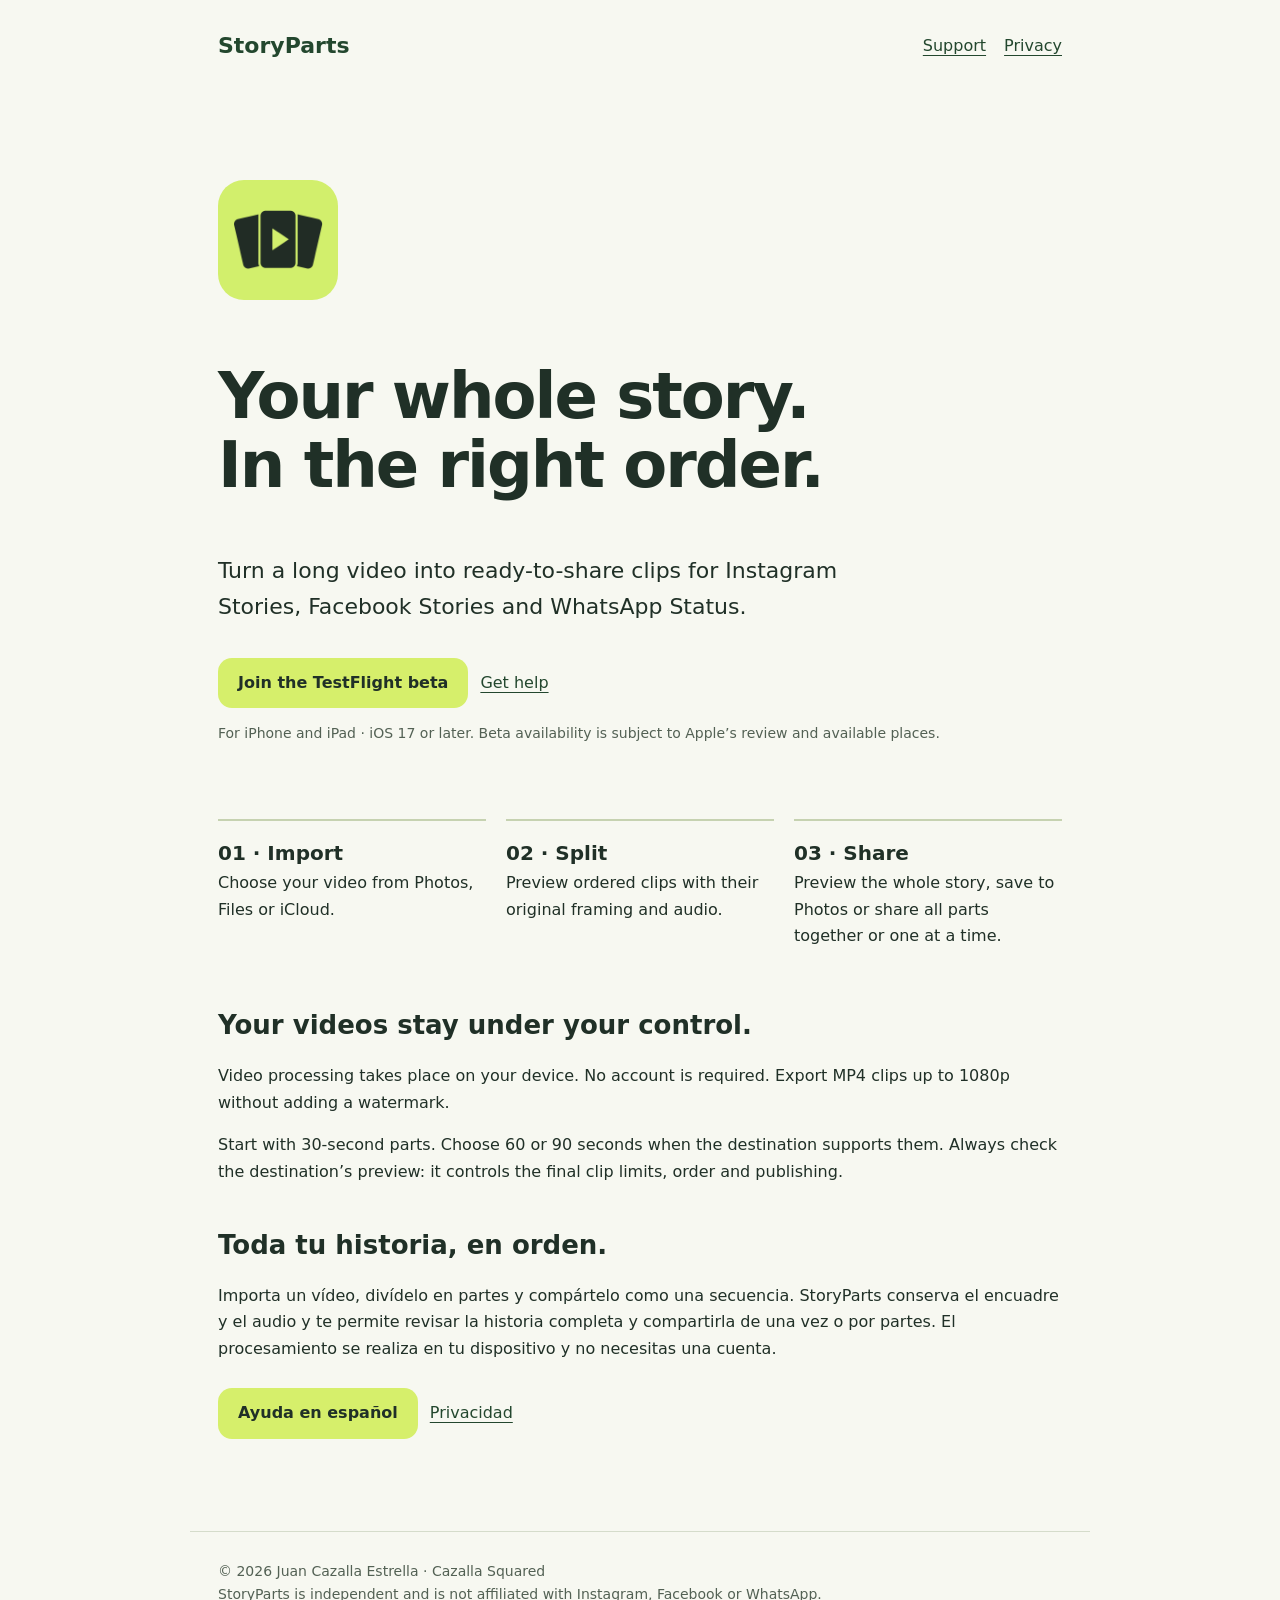
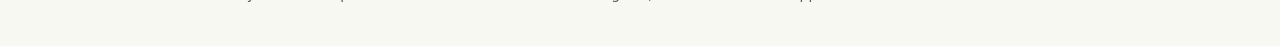
<file: index.html>
<!doctype html><html lang="en"><head><meta charset="utf-8"><meta name="viewport" content="width=device-width,initial-scale=1"><title>Split videos for stories · StoryParts</title><meta name="description" content="Split long videos into ordered clips for stories and status updates. StoryParts for iPhone and iPad."><link rel="icon" href="icon.png"><link rel="stylesheet" href="style.css"></head><body><header><a class="brand" href="./">StoryParts</a><nav><a href="support/">Support</a><a href="privacy/">Privacy</a></nav></header><main><section class="hero"><img src="icon.png" alt="StoryParts app icon: three video cards on a lime background" width="120" height="120"><h1>Your whole story.<br>In the right order.</h1><p class="lead">Turn a long video into ready-to-share clips for Instagram Stories, Facebook Stories and WhatsApp Status.</p><a class="button" href="https://testflight.apple.com/join/bV1WRAsu">Join the TestFlight beta</a><a href="support/">Get help</a><p class="muted">For iPhone and iPad · iOS 17 or later. Beta availability is subject to Apple’s review and available places.</p></section><section class="steps"><div class="step"><strong>01 · Import</strong>Choose your video from Photos, Files or iCloud.</div><div class="step"><strong>02 · Split</strong>Preview ordered clips with their original framing and audio.</div><div class="step"><strong>03 · Share</strong>Preview the whole story, save to Photos or share all parts together or one at a time.</div></section><h2>Your videos stay under your control.</h2><p>Video processing takes place on your device. No account is required. Export MP4 clips up to 1080p without adding a watermark.</p><p>Start with 30-second parts. Choose 60 or 90 seconds when the destination supports them. Always check the destination’s preview: it controls the final clip limits, order and publishing.</p><section lang="es"><h2>Toda tu historia, en orden.</h2><p>Importa un vídeo, divídelo en partes y compártelo como una secuencia. StoryParts conserva el encuadre y el audio y te permite revisar la historia completa y compartirla de una vez o por partes. El procesamiento se realiza en tu dispositivo y no necesitas una cuenta.</p><a class="button" href="support/#es">Ayuda en español</a><a href="privacy/#es">Privacidad</a></section></main><footer>© 2026 Juan Cazalla Estrella · Cazalla Squared<br>StoryParts is independent and is not affiliated with Instagram, Facebook or WhatsApp.</footer></body></html>
</file>
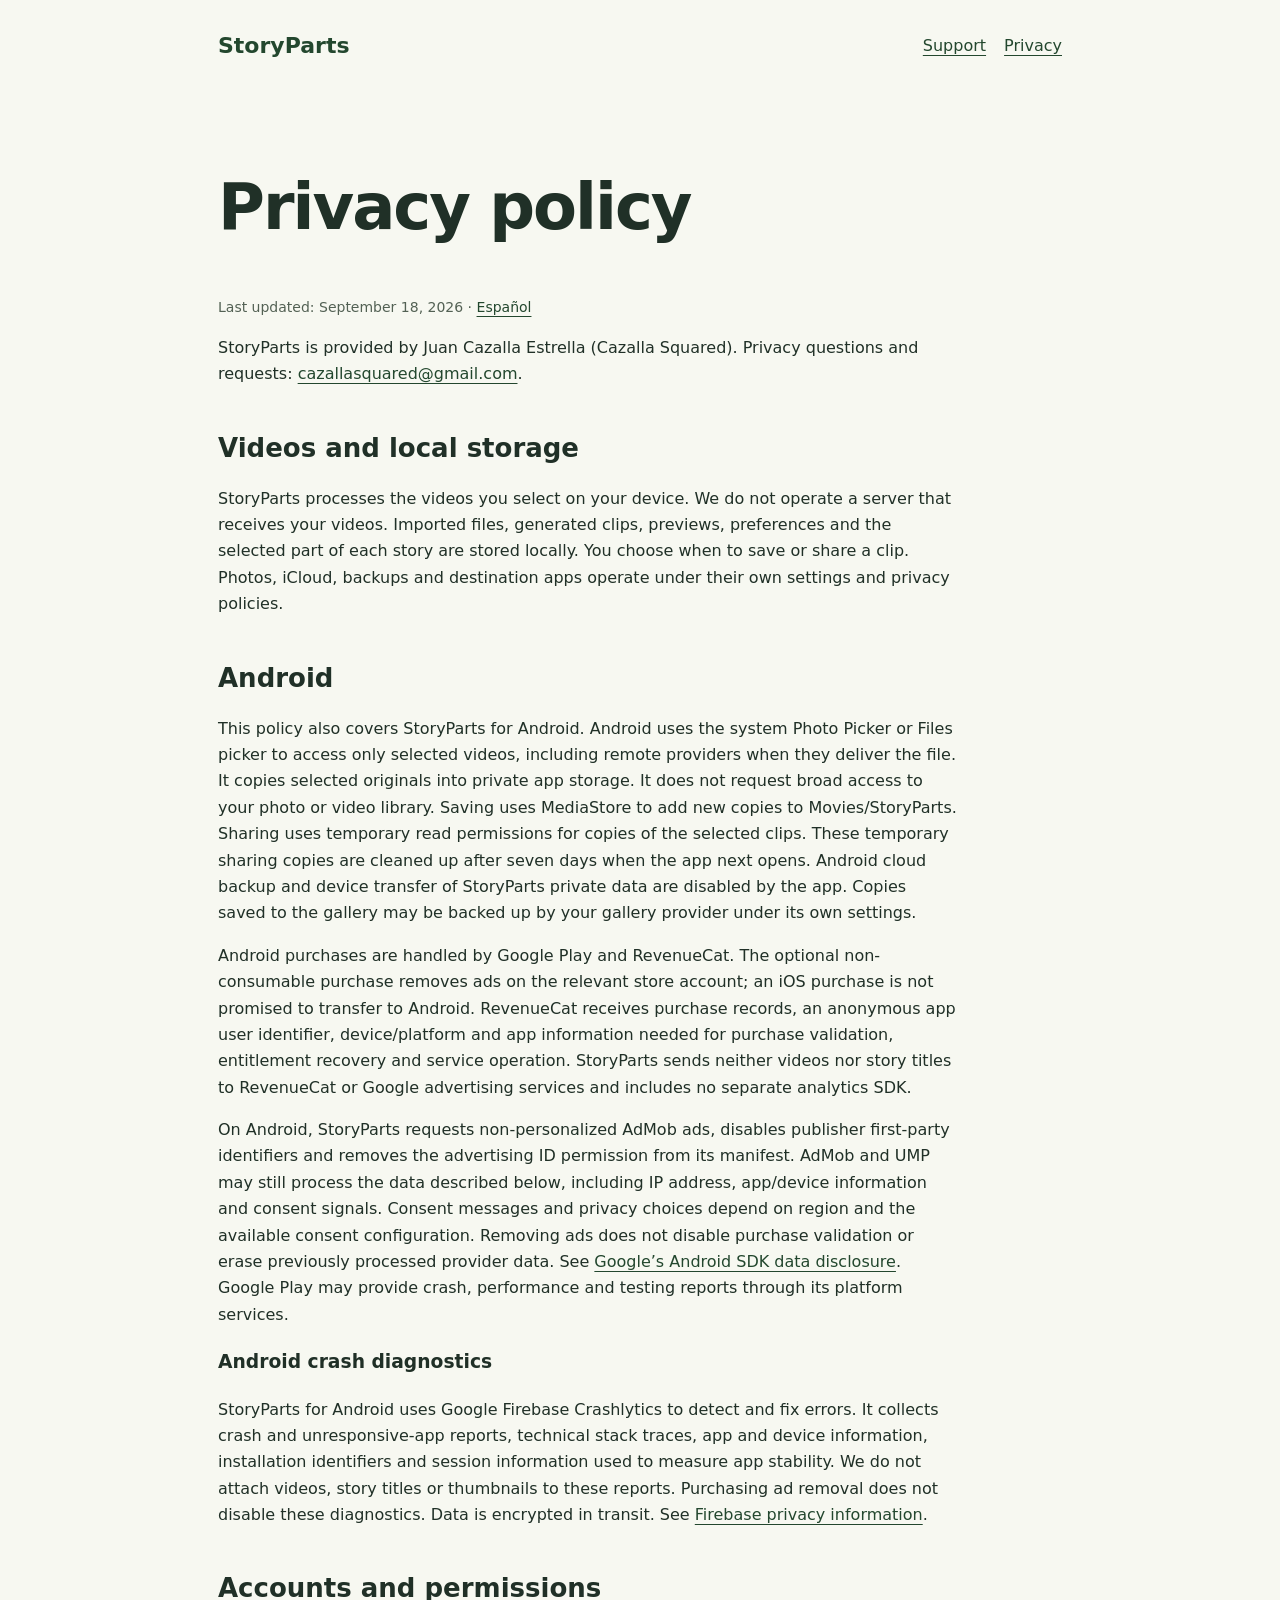
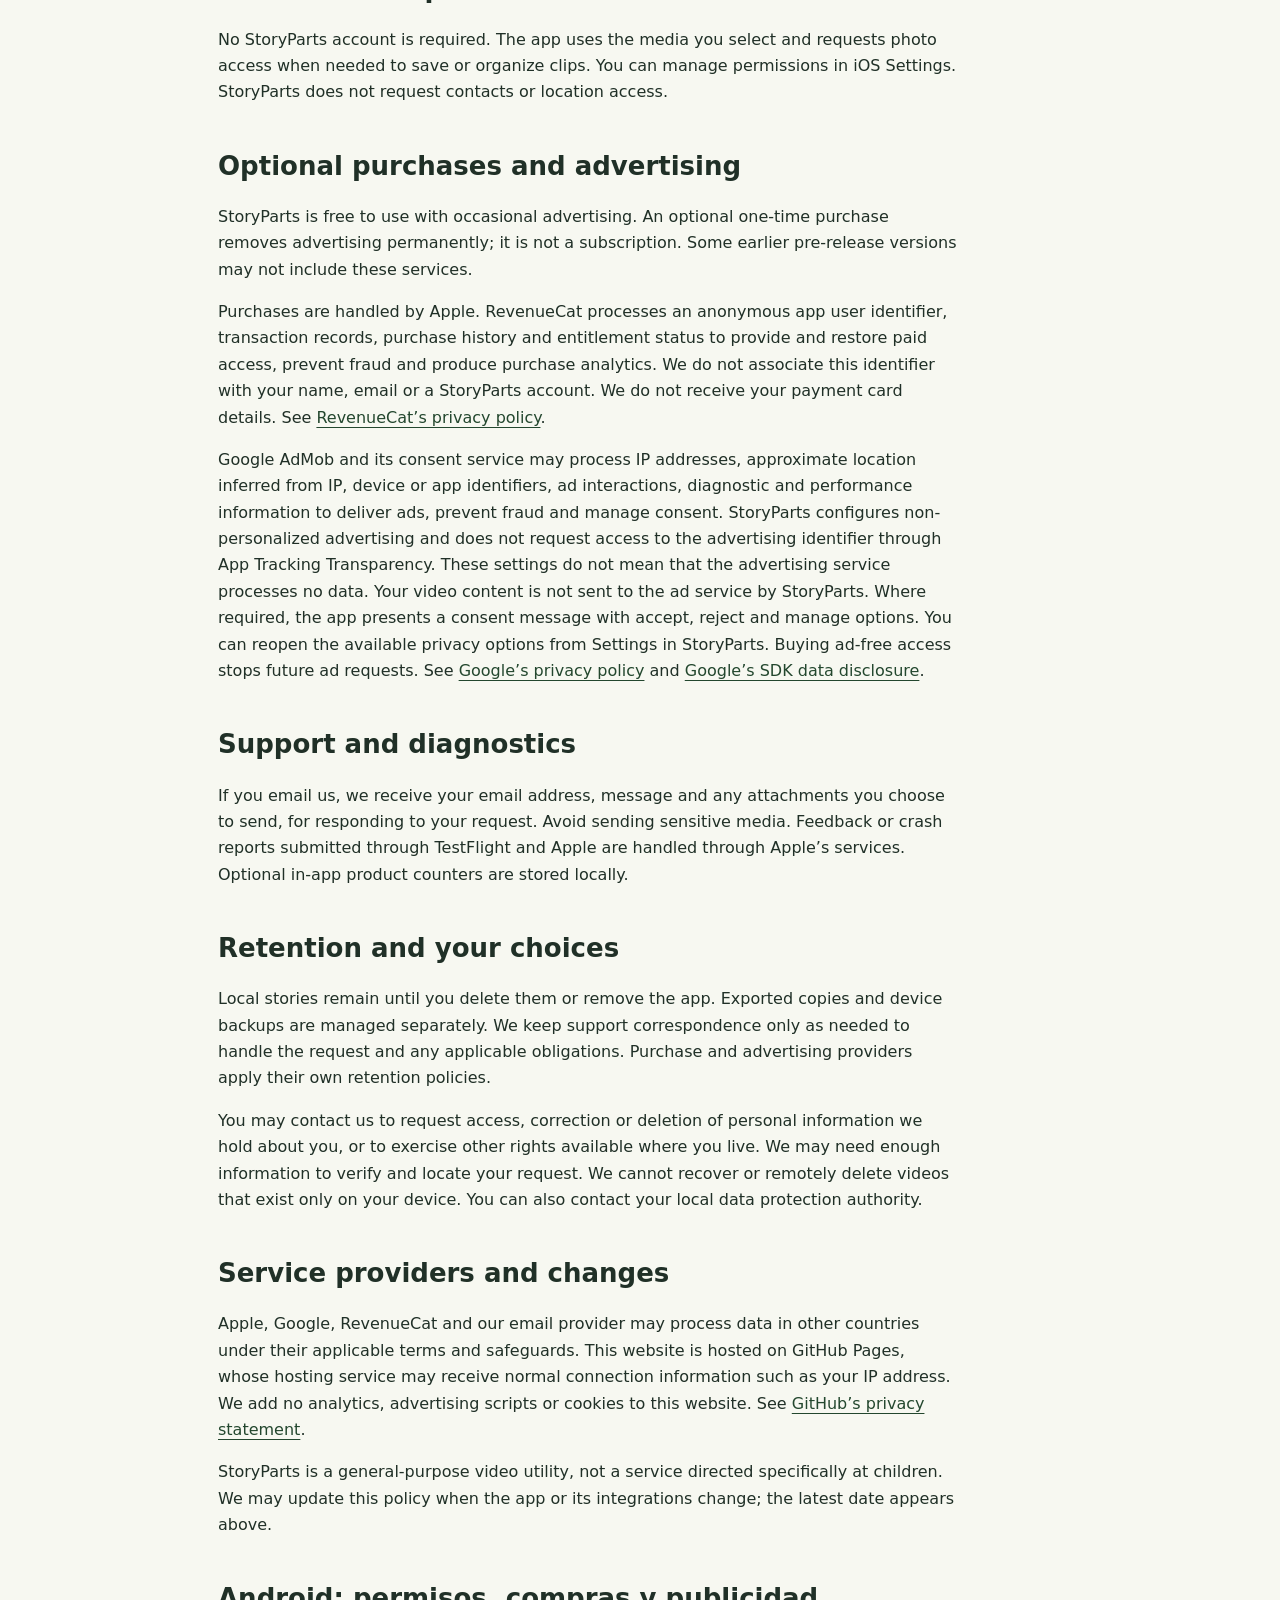
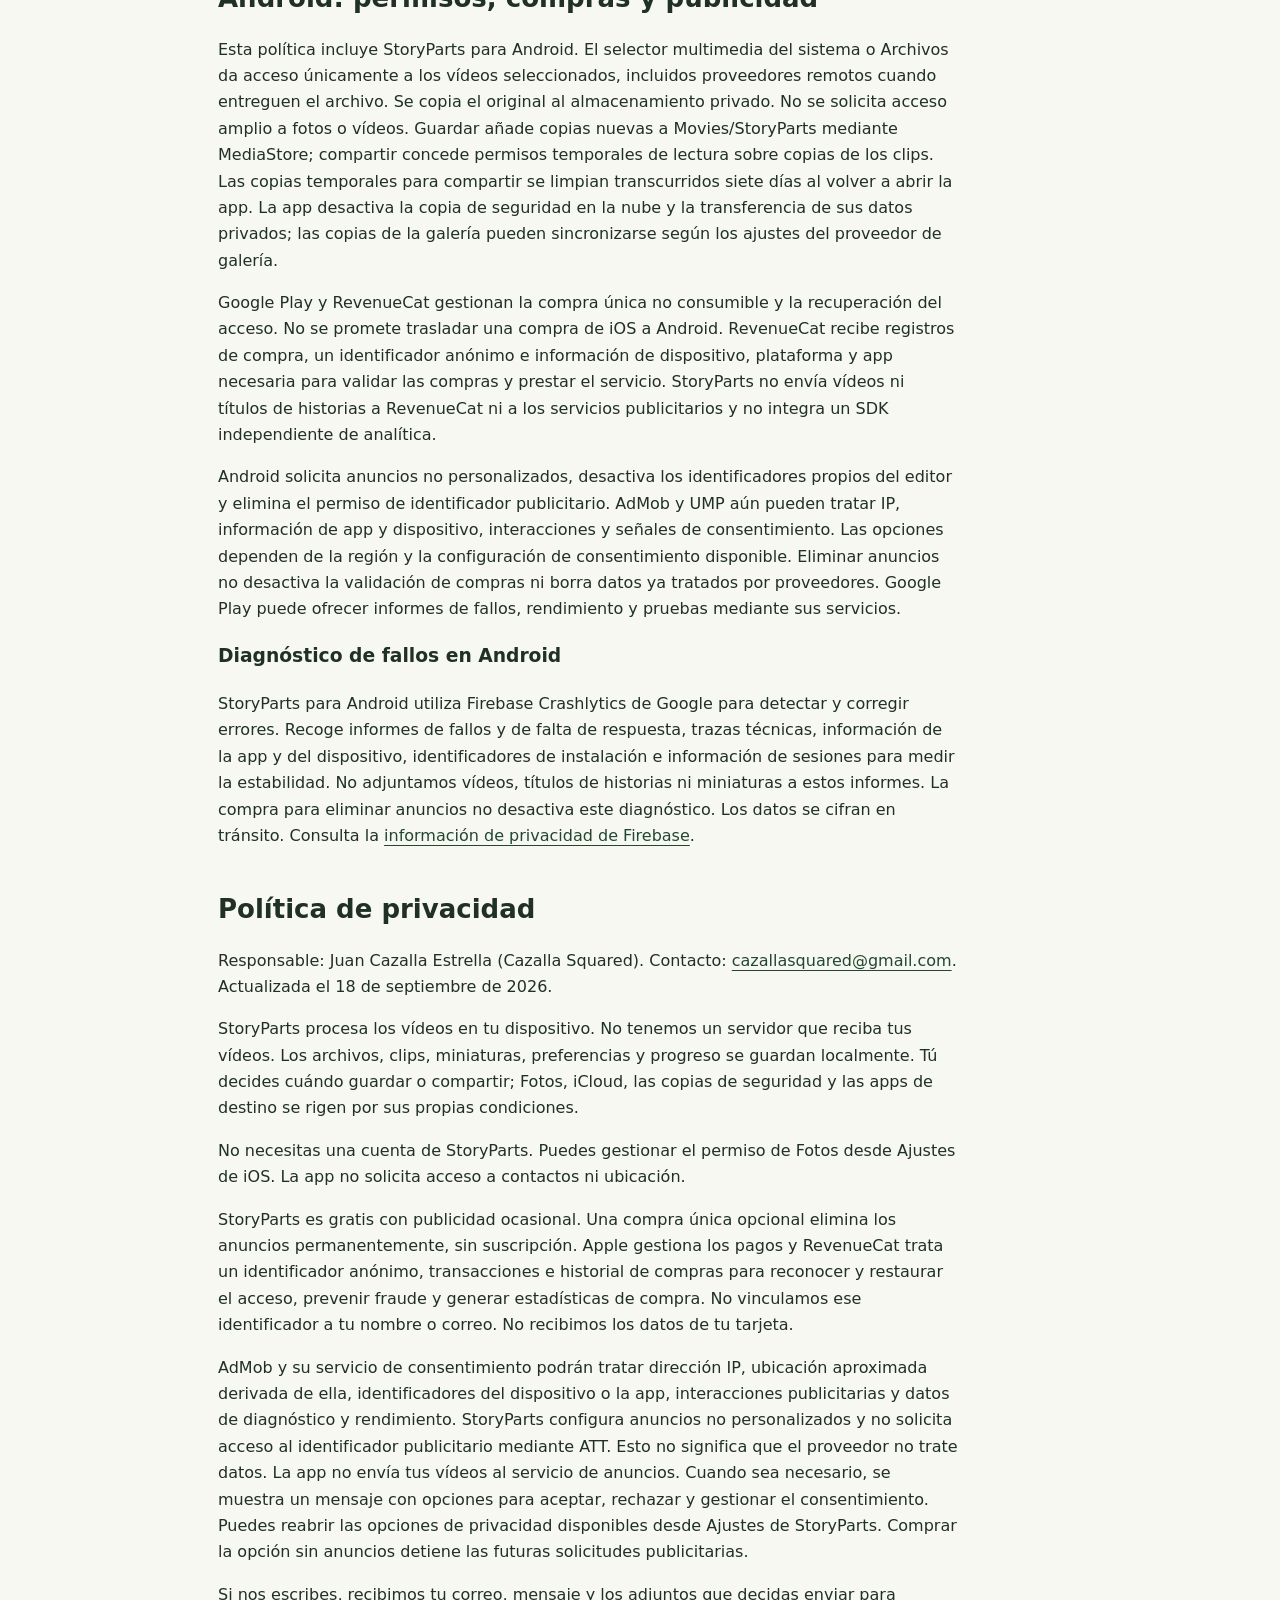
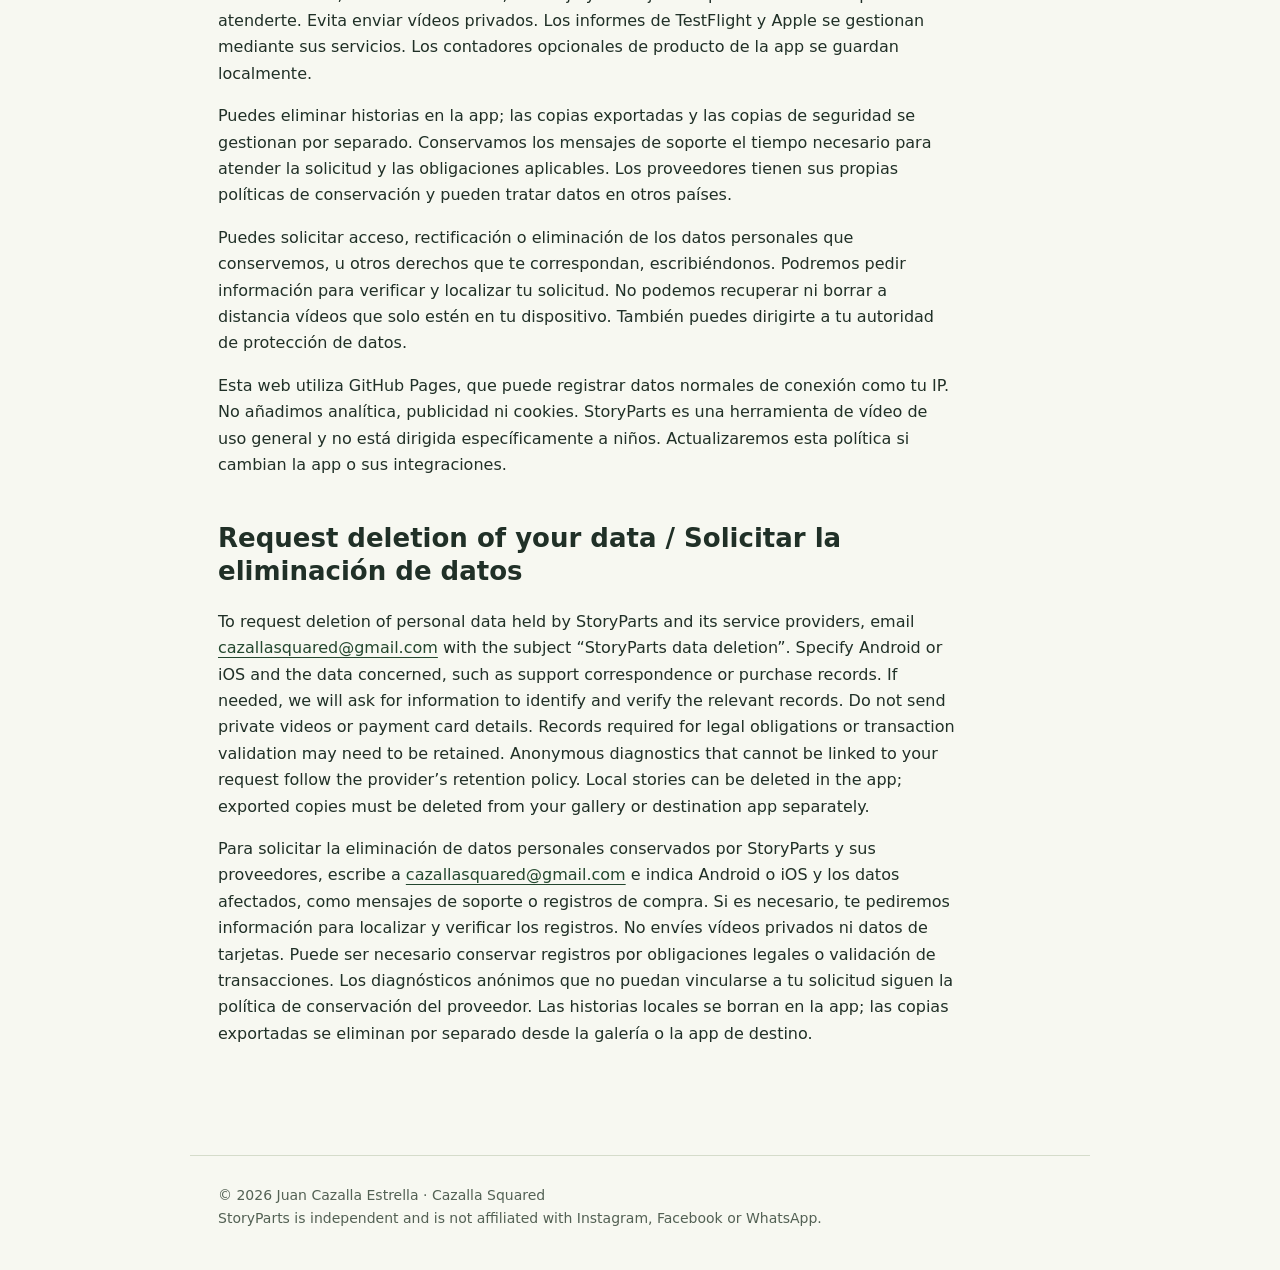
<file: privacy/index.html>
<!doctype html><html lang="en"><head><meta charset="utf-8"><meta name="viewport" content="width=device-width,initial-scale=1"><title>Privacy policy · StoryParts</title><meta name="description" content="Split long videos into ordered clips for stories and status updates. StoryParts for iPhone and iPad."><link rel="icon" href="../icon.png"><link rel="stylesheet" href="../style.css"></head><body><header><a class="brand" href="../">StoryParts</a><nav><a href="../support/">Support</a><a href="../privacy/">Privacy</a></nav></header><main><article><h1>Privacy policy</h1><p class="muted">Last updated: September 18, 2026 · <a href="#es">Español</a></p><p>StoryParts is provided by Juan Cazalla Estrella (Cazalla Squared). Privacy questions and requests: <a href="mailto:cazallasquared@gmail.com">cazallasquared@gmail.com</a>.</p><h2>Videos and local storage</h2><p>StoryParts processes the videos you select on your device. We do not operate a server that receives your videos. Imported files, generated clips, previews, preferences and the selected part of each story are stored locally. You choose when to save or share a clip. Photos, iCloud, backups and destination apps operate under their own settings and privacy policies.</p><h2>Android</h2><p>This policy also covers StoryParts for Android. Android uses the system Photo Picker or Files picker to access only selected videos, including remote providers when they deliver the file. It copies selected originals into private app storage. It does not request broad access to your photo or video library. Saving uses MediaStore to add new copies to Movies/StoryParts. Sharing uses temporary read permissions for copies of the selected clips. These temporary sharing copies are cleaned up after seven days when the app next opens. Android cloud backup and device transfer of StoryParts private data are disabled by the app. Copies saved to the gallery may be backed up by your gallery provider under its own settings.</p><p>Android purchases are handled by Google Play and RevenueCat. The optional non-consumable purchase removes ads on the relevant store account; an iOS purchase is not promised to transfer to Android. RevenueCat receives purchase records, an anonymous app user identifier, device/platform and app information needed for purchase validation, entitlement recovery and service operation. StoryParts sends neither videos nor story titles to RevenueCat or Google advertising services and includes no separate analytics SDK.</p><p>On Android, StoryParts requests non-personalized AdMob ads, disables publisher first-party identifiers and removes the advertising ID permission from its manifest. AdMob and UMP may still process the data described below, including IP address, app/device information and consent signals. Consent messages and privacy choices depend on region and the available consent configuration. Removing ads does not disable purchase validation or erase previously processed provider data. See <a href="https://developers.google.com/admob/android/privacy/play-data-disclosure">Google’s Android SDK data disclosure</a>. Google Play may provide crash, performance and testing reports through its platform services.</p><h3>Android crash diagnostics</h3><p>StoryParts for Android uses Google Firebase Crashlytics to detect and fix errors. It collects crash and unresponsive-app reports, technical stack traces, app and device information, installation identifiers and session information used to measure app stability. We do not attach videos, story titles or thumbnails to these reports. Purchasing ad removal does not disable these diagnostics. Data is encrypted in transit. See <a href="https://firebase.google.com/support/privacy">Firebase privacy information</a>.</p><h2>Accounts and permissions</h2><p>No StoryParts account is required. The app uses the media you select and requests photo access when needed to save or organize clips. You can manage permissions in iOS Settings. StoryParts does not request contacts or location access.</p><h2>Optional purchases and advertising</h2><p>StoryParts is free to use with occasional advertising. An optional one-time purchase removes advertising permanently; it is not a subscription. Some earlier pre-release versions may not include these services.</p><p>Purchases are handled by Apple. RevenueCat processes an anonymous app user identifier, transaction records, purchase history and entitlement status to provide and restore paid access, prevent fraud and produce purchase analytics. We do not associate this identifier with your name, email or a StoryParts account. We do not receive your payment card details. See <a href="https://www.revenuecat.com/privacy-policy">RevenueCat’s privacy policy</a>.</p><p>Google AdMob and its consent service may process IP addresses, approximate location inferred from IP, device or app identifiers, ad interactions, diagnostic and performance information to deliver ads, prevent fraud and manage consent. StoryParts configures non-personalized advertising and does not request access to the advertising identifier through App Tracking Transparency. These settings do not mean that the advertising service processes no data. Your video content is not sent to the ad service by StoryParts. Where required, the app presents a consent message with accept, reject and manage options. You can reopen the available privacy options from Settings in StoryParts. Buying ad-free access stops future ad requests. See <a href="https://policies.google.com/privacy">Google’s privacy policy</a> and <a href="https://developers.google.com/admob/ios/privacy/data-disclosure">Google’s SDK data disclosure</a>.</p><h2>Support and diagnostics</h2><p>If you email us, we receive your email address, message and any attachments you choose to send, for responding to your request. Avoid sending sensitive media. Feedback or crash reports submitted through TestFlight and Apple are handled through Apple’s services. Optional in-app product counters are stored locally.</p><h2>Retention and your choices</h2><p>Local stories remain until you delete them or remove the app. Exported copies and device backups are managed separately. We keep support correspondence only as needed to handle the request and any applicable obligations. Purchase and advertising providers apply their own retention policies.</p><p>You may contact us to request access, correction or deletion of personal information we hold about you, or to exercise other rights available where you live. We may need enough information to verify and locate your request. We cannot recover or remotely delete videos that exist only on your device. You can also contact your local data protection authority.</p><h2>Service providers and changes</h2><p>Apple, Google, RevenueCat and our email provider may process data in other countries under their applicable terms and safeguards. This website is hosted on GitHub Pages, whose hosting service may receive normal connection information such as your IP address. We add no analytics, advertising scripts or cookies to this website. See <a href="https://docs.github.com/en/site-policy/privacy-policies/github-general-privacy-statement">GitHub’s privacy statement</a>.</p><p>StoryParts is a general-purpose video utility, not a service directed specifically at children. We may update this policy when the app or its integrations change; the latest date appears above.</p><section id="android-es" lang="es"><h2>Android: permisos, compras y publicidad</h2><p>Esta política incluye StoryParts para Android. El selector multimedia del sistema o Archivos da acceso únicamente a los vídeos seleccionados, incluidos proveedores remotos cuando entreguen el archivo. Se copia el original al almacenamiento privado. No se solicita acceso amplio a fotos o vídeos. Guardar añade copias nuevas a Movies/StoryParts mediante MediaStore; compartir concede permisos temporales de lectura sobre copias de los clips. Las copias temporales para compartir se limpian transcurridos siete días al volver a abrir la app. La app desactiva la copia de seguridad en la nube y la transferencia de sus datos privados; las copias de la galería pueden sincronizarse según los ajustes del proveedor de galería.</p><p>Google Play y RevenueCat gestionan la compra única no consumible y la recuperación del acceso. No se promete trasladar una compra de iOS a Android. RevenueCat recibe registros de compra, un identificador anónimo e información de dispositivo, plataforma y app necesaria para validar las compras y prestar el servicio. StoryParts no envía vídeos ni títulos de historias a RevenueCat ni a los servicios publicitarios y no integra un SDK independiente de analítica.</p><p>Android solicita anuncios no personalizados, desactiva los identificadores propios del editor y elimina el permiso de identificador publicitario. AdMob y UMP aún pueden tratar IP, información de app y dispositivo, interacciones y señales de consentimiento. Las opciones dependen de la región y la configuración de consentimiento disponible. Eliminar anuncios no desactiva la validación de compras ni borra datos ya tratados por proveedores. Google Play puede ofrecer informes de fallos, rendimiento y pruebas mediante sus servicios.</p></section><section id="es" lang="es"><h3>Diagnóstico de fallos en Android</h3><p>StoryParts para Android utiliza Firebase Crashlytics de Google para detectar y corregir errores. Recoge informes de fallos y de falta de respuesta, trazas técnicas, información de la app y del dispositivo, identificadores de instalación e información de sesiones para medir la estabilidad. No adjuntamos vídeos, títulos de historias ni miniaturas a estos informes. La compra para eliminar anuncios no desactiva este diagnóstico. Los datos se cifran en tránsito. Consulta la <a href="https://firebase.google.com/support/privacy">información de privacidad de Firebase</a>.</p><h2>Política de privacidad</h2><p>Responsable: Juan Cazalla Estrella (Cazalla Squared). Contacto: <a href="mailto:cazallasquared@gmail.com">cazallasquared@gmail.com</a>. Actualizada el 18 de septiembre de 2026.</p><p>StoryParts procesa los vídeos en tu dispositivo. No tenemos un servidor que reciba tus vídeos. Los archivos, clips, miniaturas, preferencias y progreso se guardan localmente. Tú decides cuándo guardar o compartir; Fotos, iCloud, las copias de seguridad y las apps de destino se rigen por sus propias condiciones.</p><p>No necesitas una cuenta de StoryParts. Puedes gestionar el permiso de Fotos desde Ajustes de iOS. La app no solicita acceso a contactos ni ubicación.</p><p>StoryParts es gratis con publicidad ocasional. Una compra única opcional elimina los anuncios permanentemente, sin suscripción. Apple gestiona los pagos y RevenueCat trata un identificador anónimo, transacciones e historial de compras para reconocer y restaurar el acceso, prevenir fraude y generar estadísticas de compra. No vinculamos ese identificador a tu nombre o correo. No recibimos los datos de tu tarjeta.</p><p>AdMob y su servicio de consentimiento podrán tratar dirección IP, ubicación aproximada derivada de ella, identificadores del dispositivo o la app, interacciones publicitarias y datos de diagnóstico y rendimiento. StoryParts configura anuncios no personalizados y no solicita acceso al identificador publicitario mediante ATT. Esto no significa que el proveedor no trate datos. La app no envía tus vídeos al servicio de anuncios. Cuando sea necesario, se muestra un mensaje con opciones para aceptar, rechazar y gestionar el consentimiento. Puedes reabrir las opciones de privacidad disponibles desde Ajustes de StoryParts. Comprar la opción sin anuncios detiene las futuras solicitudes publicitarias.</p><p>Si nos escribes, recibimos tu correo, mensaje y los adjuntos que decidas enviar para atenderte. Evita enviar vídeos privados. Los informes de TestFlight y Apple se gestionan mediante sus servicios. Los contadores opcionales de producto de la app se guardan localmente.</p><p>Puedes eliminar historias en la app; las copias exportadas y las copias de seguridad se gestionan por separado. Conservamos los mensajes de soporte el tiempo necesario para atender la solicitud y las obligaciones aplicables. Los proveedores tienen sus propias políticas de conservación y pueden tratar datos en otros países.</p><p>Puedes solicitar acceso, rectificación o eliminación de los datos personales que conservemos, u otros derechos que te correspondan, escribiéndonos. Podremos pedir información para verificar y localizar tu solicitud. No podemos recuperar ni borrar a distancia vídeos que solo estén en tu dispositivo. También puedes dirigirte a tu autoridad de protección de datos.</p><p>Esta web utiliza GitHub Pages, que puede registrar datos normales de conexión como tu IP. No añadimos analítica, publicidad ni cookies. StoryParts es una herramienta de vídeo de uso general y no está dirigida específicamente a niños. Actualizaremos esta política si cambian la app o sus integraciones.</p></section><section id="data-deletion"><h2>Request deletion of your data / Solicitar la eliminación de datos</h2><p>To request deletion of personal data held by StoryParts and its service providers, email <a href="mailto:cazallasquared@gmail.com?subject=StoryParts%20data%20deletion">cazallasquared@gmail.com</a> with the subject “StoryParts data deletion”. Specify Android or iOS and the data concerned, such as support correspondence or purchase records. If needed, we will ask for information to identify and verify the relevant records. Do not send private videos or payment card details. Records required for legal obligations or transaction validation may need to be retained. Anonymous diagnostics that cannot be linked to your request follow the provider’s retention policy. Local stories can be deleted in the app; exported copies must be deleted from your gallery or destination app separately.</p><p>Para solicitar la eliminación de datos personales conservados por StoryParts y sus proveedores, escribe a <a href="mailto:cazallasquared@gmail.com?subject=Eliminaci%C3%B3n%20de%20datos%20de%20StoryParts">cazallasquared@gmail.com</a> e indica Android o iOS y los datos afectados, como mensajes de soporte o registros de compra. Si es necesario, te pediremos información para localizar y verificar los registros. No envíes vídeos privados ni datos de tarjetas. Puede ser necesario conservar registros por obligaciones legales o validación de transacciones. Los diagnósticos anónimos que no puedan vincularse a tu solicitud siguen la política de conservación del proveedor. Las historias locales se borran en la app; las copias exportadas se eliminan por separado desde la galería o la app de destino.</p></section></article></main><footer>© 2026 Juan Cazalla Estrella · Cazalla Squared<br>StoryParts is independent and is not affiliated with Instagram, Facebook or WhatsApp.</footer></body></html>
</file>
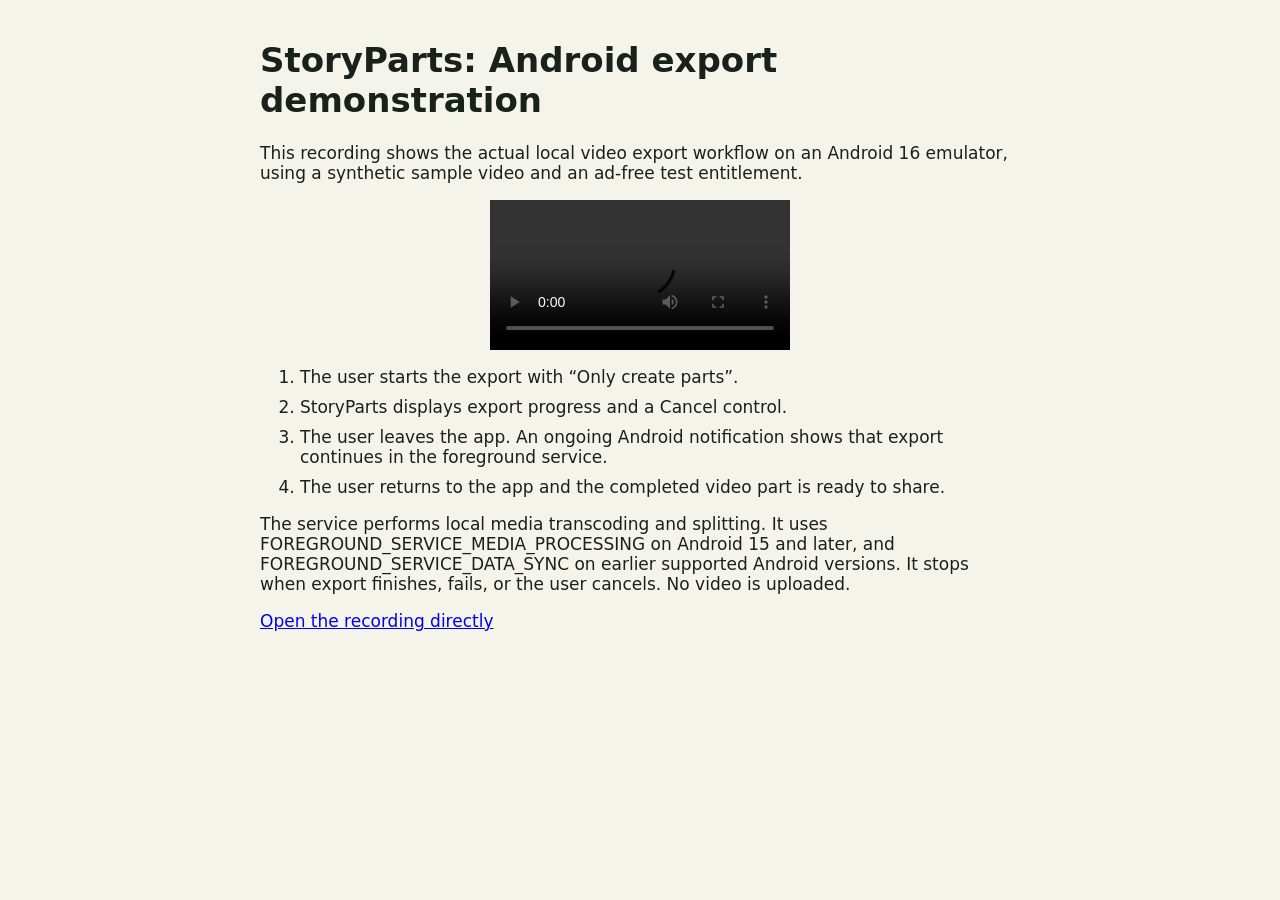
<file: review/index.html>
<!doctype html><html lang="en"><meta charset="utf-8"><meta name="viewport" content="width=device-width, initial-scale=1"><meta name="robots" content="noindex"><title>StoryParts — Android export demonstration</title><style>body{font:17px system-ui;max-width:760px;margin:40px auto;padding:0 20px;background:#f5f4ea;color:#192219}video{max-height:75vh;max-width:100%;display:block;margin:auto}li{margin:10px 0}</style><h1>StoryParts: Android export demonstration</h1><p>This recording shows the actual local video export workflow on an Android 16 emulator, using a synthetic sample video and an ad-free test entitlement.</p><video controls preload="metadata" src="android-export.mp4"></video><ol><li>The user starts the export with “Only create parts”.</li><li>StoryParts displays export progress and a Cancel control.</li><li>The user leaves the app. An ongoing Android notification shows that export continues in the foreground service.</li><li>The user returns to the app and the completed video part is ready to share.</li></ol><p>The service performs local media transcoding and splitting. It uses FOREGROUND_SERVICE_MEDIA_PROCESSING on Android 15 and later, and FOREGROUND_SERVICE_DATA_SYNC on earlier supported Android versions. It stops when export finishes, fails, or the user cancels. No video is uploaded.</p><p><a href="android-export.mp4">Open the recording directly</a></p></html>
</file>
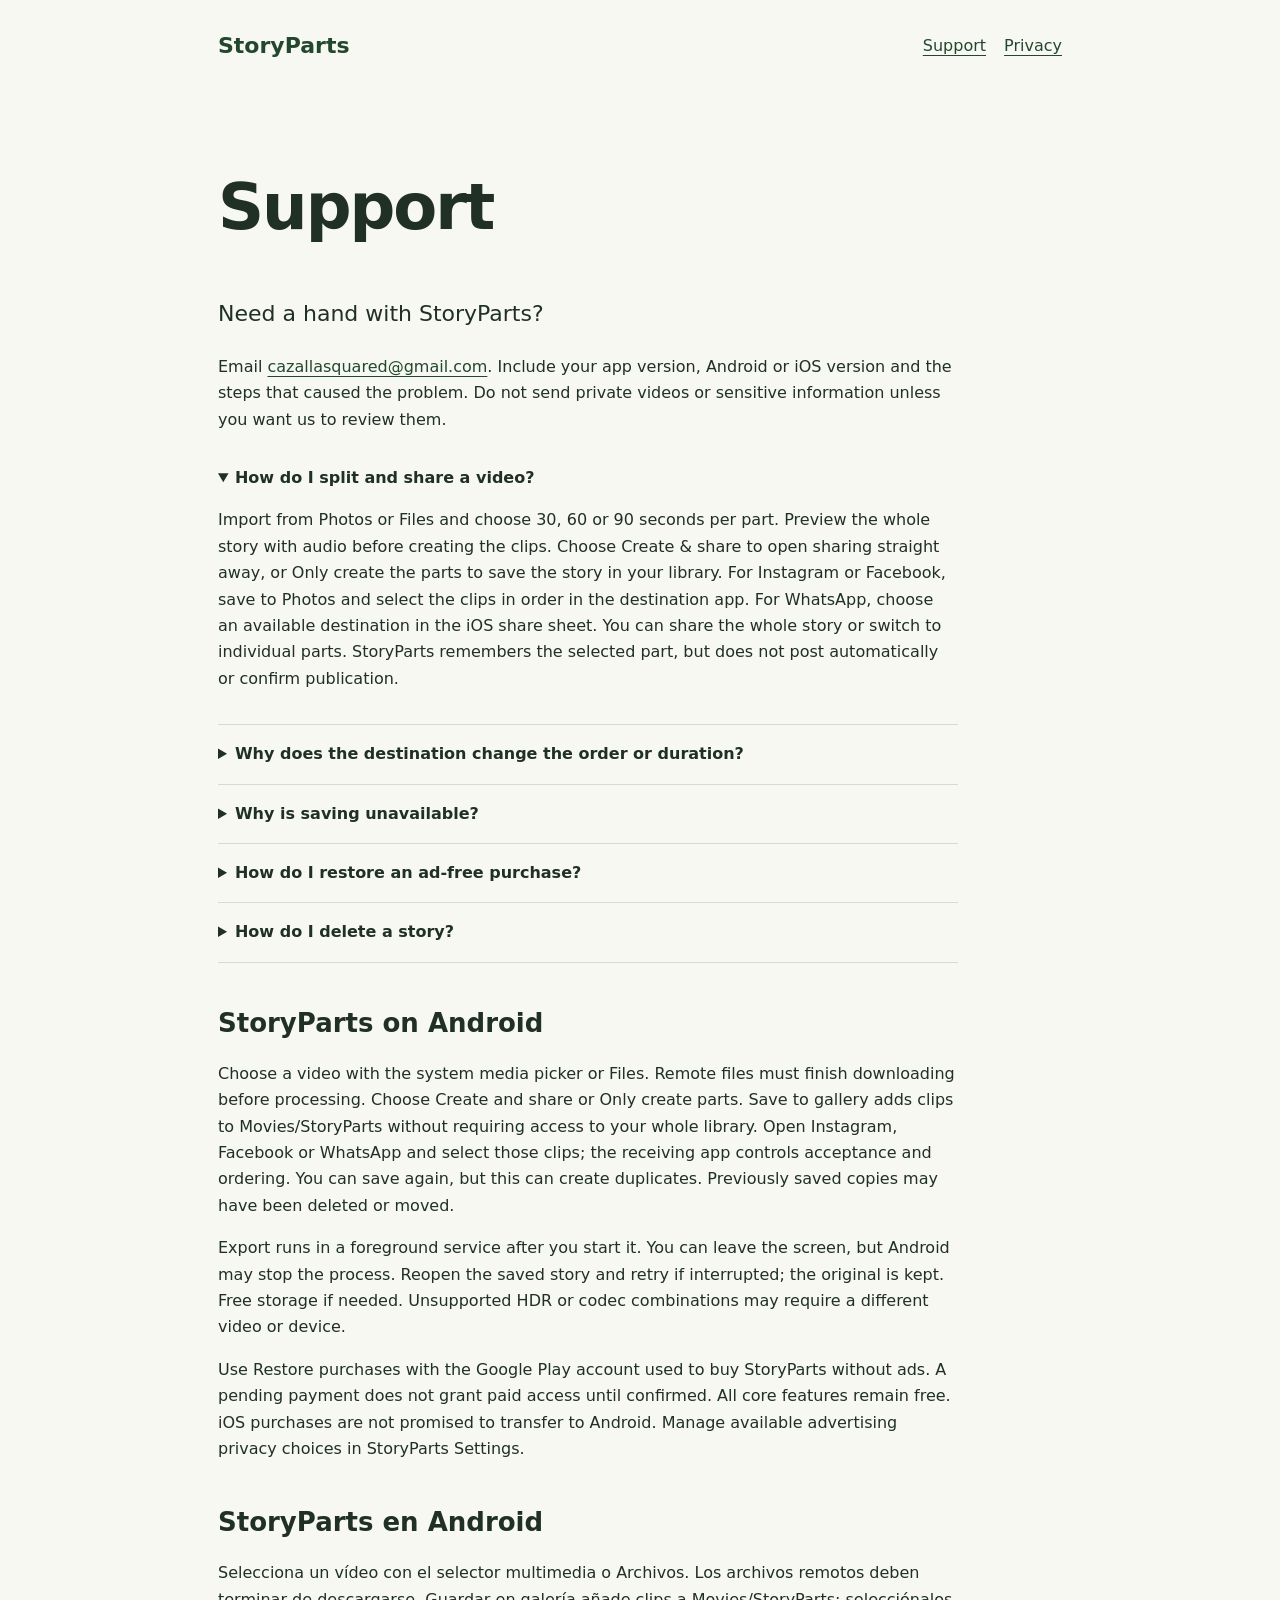
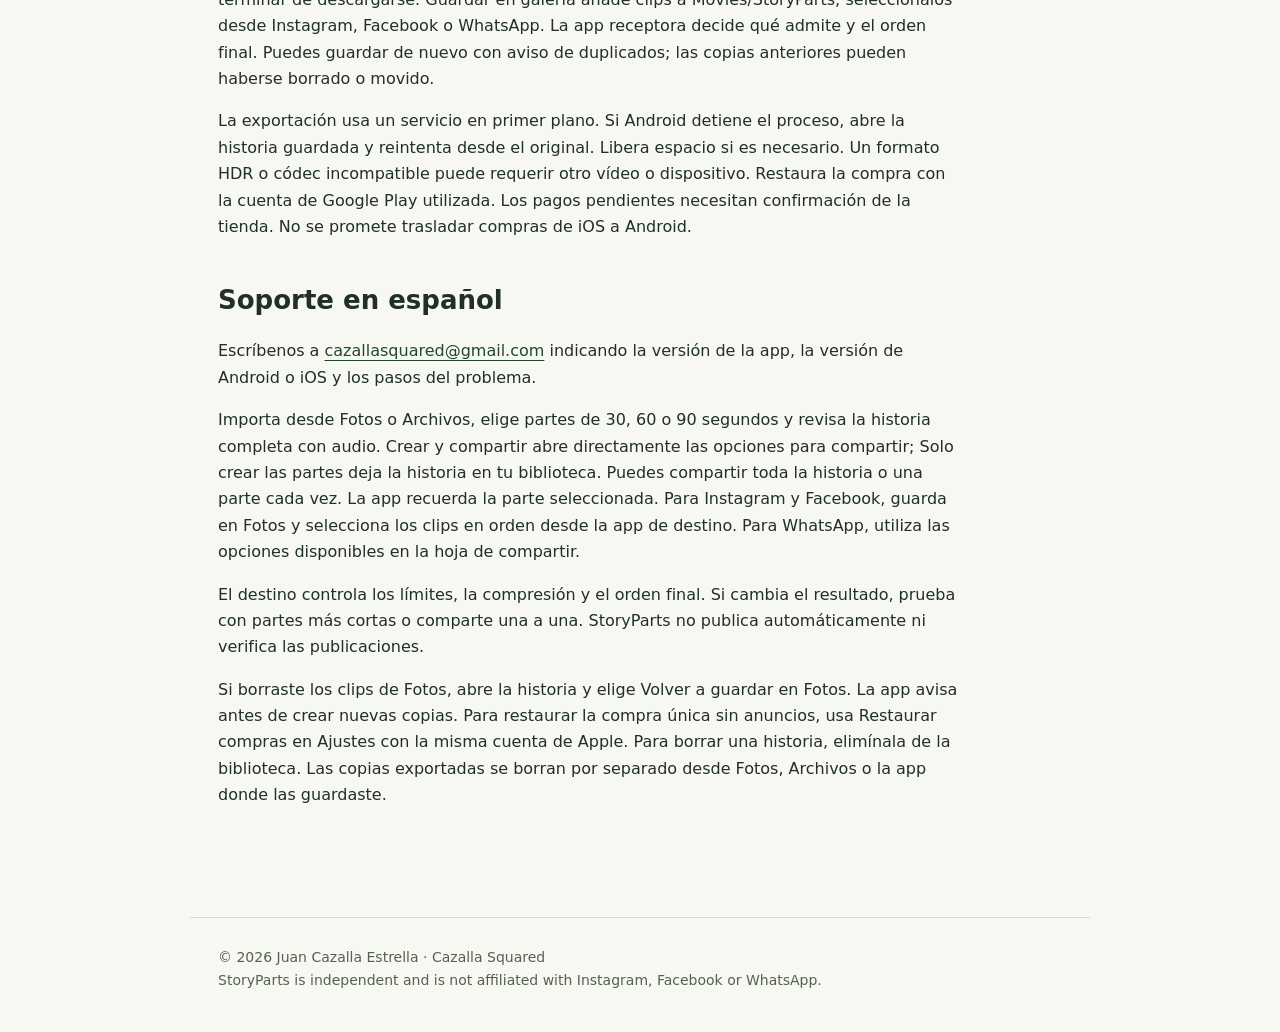
<file: support/index.html>
<!doctype html><html lang="en"><head><meta charset="utf-8"><meta name="viewport" content="width=device-width,initial-scale=1"><title>Support · StoryParts</title><meta name="description" content="Split long videos into ordered clips for stories and status updates. StoryParts for iPhone and iPad."><link rel="icon" href="../icon.png"><link rel="stylesheet" href="../style.css"></head><body><header><a class="brand" href="../">StoryParts</a><nav><a href="../support/">Support</a><a href="../privacy/">Privacy</a></nav></header><main><article><h1>Support</h1><p class="lead">Need a hand with StoryParts?</p><p>Email <a href="mailto:cazallasquared@gmail.com?subject=StoryParts%20support">cazallasquared@gmail.com</a>. Include your app version, Android or iOS version and the steps that caused the problem. Do not send private videos or sensitive information unless you want us to review them.</p><details open><summary>How do I split and share a video?</summary><p>Import from Photos or Files and choose 30, 60 or 90 seconds per part. Preview the whole story with audio before creating the clips. Choose Create &amp; share to open sharing straight away, or Only create the parts to save the story in your library. For Instagram or Facebook, save to Photos and select the clips in order in the destination app. For WhatsApp, choose an available destination in the iOS share sheet. You can share the whole story or switch to individual parts. StoryParts remembers the selected part, but does not post automatically or confirm publication.</p></details><details><summary>Why does the destination change the order or duration?</summary><p>The destination app controls its own limits, order and compression. Check its preview. Use shorter parts or share one clip at a time if needed.</p></details><details><summary>Why is saving unavailable?</summary><p>Check available device storage and StoryParts photo permissions in iOS Settings. Videos stored in iCloud may need to download before processing. If you deleted an exported copy, open the story and choose Save to Photos again. Saving again creates new copies, so the app asks before doing so.</p></details><details><summary>How do I restore an ad-free purchase?</summary><p>Use Restore Purchases in StoryParts settings with the Apple Account used for the purchase. The optional one-time purchase removes ads without a subscription. Core video tools remain available without a purchase.</p></details><details><summary>How do I delete a story?</summary><p>Delete it from the app’s library. Copies you saved to Photos, Files or another app must be deleted there separately. Removing StoryParts also removes its local app data; backups are controlled by your Apple settings.</p></details><h2>StoryParts on Android</h2><p>Choose a video with the system media picker or Files. Remote files must finish downloading before processing. Choose Create and share or Only create parts. Save to gallery adds clips to Movies/StoryParts without requiring access to your whole library. Open Instagram, Facebook or WhatsApp and select those clips; the receiving app controls acceptance and ordering. You can save again, but this can create duplicates. Previously saved copies may have been deleted or moved.</p><p>Export runs in a foreground service after you start it. You can leave the screen, but Android may stop the process. Reopen the saved story and retry if interrupted; the original is kept. Free storage if needed. Unsupported HDR or codec combinations may require a different video or device.</p><p>Use Restore purchases with the Google Play account used to buy StoryParts without ads. A pending payment does not grant paid access until confirmed. All core features remain free. iOS purchases are not promised to transfer to Android. Manage available advertising privacy choices in StoryParts Settings.</p><section lang="es"><h2>StoryParts en Android</h2><p>Selecciona un vídeo con el selector multimedia o Archivos. Los archivos remotos deben terminar de descargarse. Guardar en galería añade clips a Movies/StoryParts; selecciónalos desde Instagram, Facebook o WhatsApp. La app receptora decide qué admite y el orden final. Puedes guardar de nuevo con aviso de duplicados; las copias anteriores pueden haberse borrado o movido.</p><p>La exportación usa un servicio en primer plano. Si Android detiene el proceso, abre la historia guardada y reintenta desde el original. Libera espacio si es necesario. Un formato HDR o códec incompatible puede requerir otro vídeo o dispositivo. Restaura la compra con la cuenta de Google Play utilizada. Los pagos pendientes necesitan confirmación de la tienda. No se promete trasladar compras de iOS a Android.</p></section><section id="es" lang="es"><h2>Soporte en español</h2><p>Escríbenos a <a href="mailto:cazallasquared@gmail.com?subject=Ayuda%20con%20StoryParts">cazallasquared@gmail.com</a> indicando la versión de la app, la versión de Android o iOS y los pasos del problema.</p><p>Importa desde Fotos o Archivos, elige partes de 30, 60 o 90 segundos y revisa la historia completa con audio. Crear y compartir abre directamente las opciones para compartir; Solo crear las partes deja la historia en tu biblioteca. Puedes compartir toda la historia o una parte cada vez. La app recuerda la parte seleccionada. Para Instagram y Facebook, guarda en Fotos y selecciona los clips en orden desde la app de destino. Para WhatsApp, utiliza las opciones disponibles en la hoja de compartir.</p><p>El destino controla los límites, la compresión y el orden final. Si cambia el resultado, prueba con partes más cortas o comparte una a una. StoryParts no publica automáticamente ni verifica las publicaciones.</p><p>Si borraste los clips de Fotos, abre la historia y elige Volver a guardar en Fotos. La app avisa antes de crear nuevas copias. Para restaurar la compra única sin anuncios, usa Restaurar compras en Ajustes con la misma cuenta de Apple. Para borrar una historia, elimínala de la biblioteca. Las copias exportadas se borran por separado desde Fotos, Archivos o la app donde las guardaste.</p></section></article></main><footer>© 2026 Juan Cazalla Estrella · Cazalla Squared<br>StoryParts is independent and is not affiliated with Instagram, Facebook or WhatsApp.</footer></body></html>
</file>
<file: style.css>
*{box-sizing:border-box}body{margin:0;background:#f7f8f1;color:#203027;font-family:system-ui,-apple-system,sans-serif;line-height:1.65}header,main,footer{max-width:900px;margin:auto;padding:28px}header{display:flex;align-items:center;justify-content:space-between;gap:20px}a{color:#23472e;text-underline-offset:4px}nav{display:flex;gap:18px;flex-wrap:wrap}.brand{font-weight:800;text-decoration:none;font-size:22px}.hero{padding:60px 0}.hero img{width:120px;border-radius:26px}h1{font-size:clamp(38px,6vw,64px);line-height:1.08;letter-spacing:-2px;max-width:760px}h2{font-size:26px;line-height:1.25;margin-top:44px}.lead{font-size:22px;max-width:670px}.button{display:inline-block;background:#d6ef6b;color:#203027;border-radius:14px;padding:12px 20px;font-weight:700;text-decoration:none;margin:10px 12px 0 0}.steps{display:grid;grid-template-columns:repeat(3,1fr);gap:20px}.step{border-top:2px solid #c6d2b1;padding:16px 0}.step strong{display:block;font-size:20px}.muted,footer{color:#536154;font-size:14px}article{max-width:740px}details{padding:16px 0;border-bottom:1px solid #d5dccb}summary{font-weight:650;cursor:pointer}footer{border-top:1px solid #d5dccb;margin-top:64px;padding-bottom:40px}@media(max-width:600px){header{align-items:flex-start;flex-direction:column}.steps{grid-template-columns:1fr}.hero{padding:20px 0}h1{letter-spacing:-1px}}
</file>
